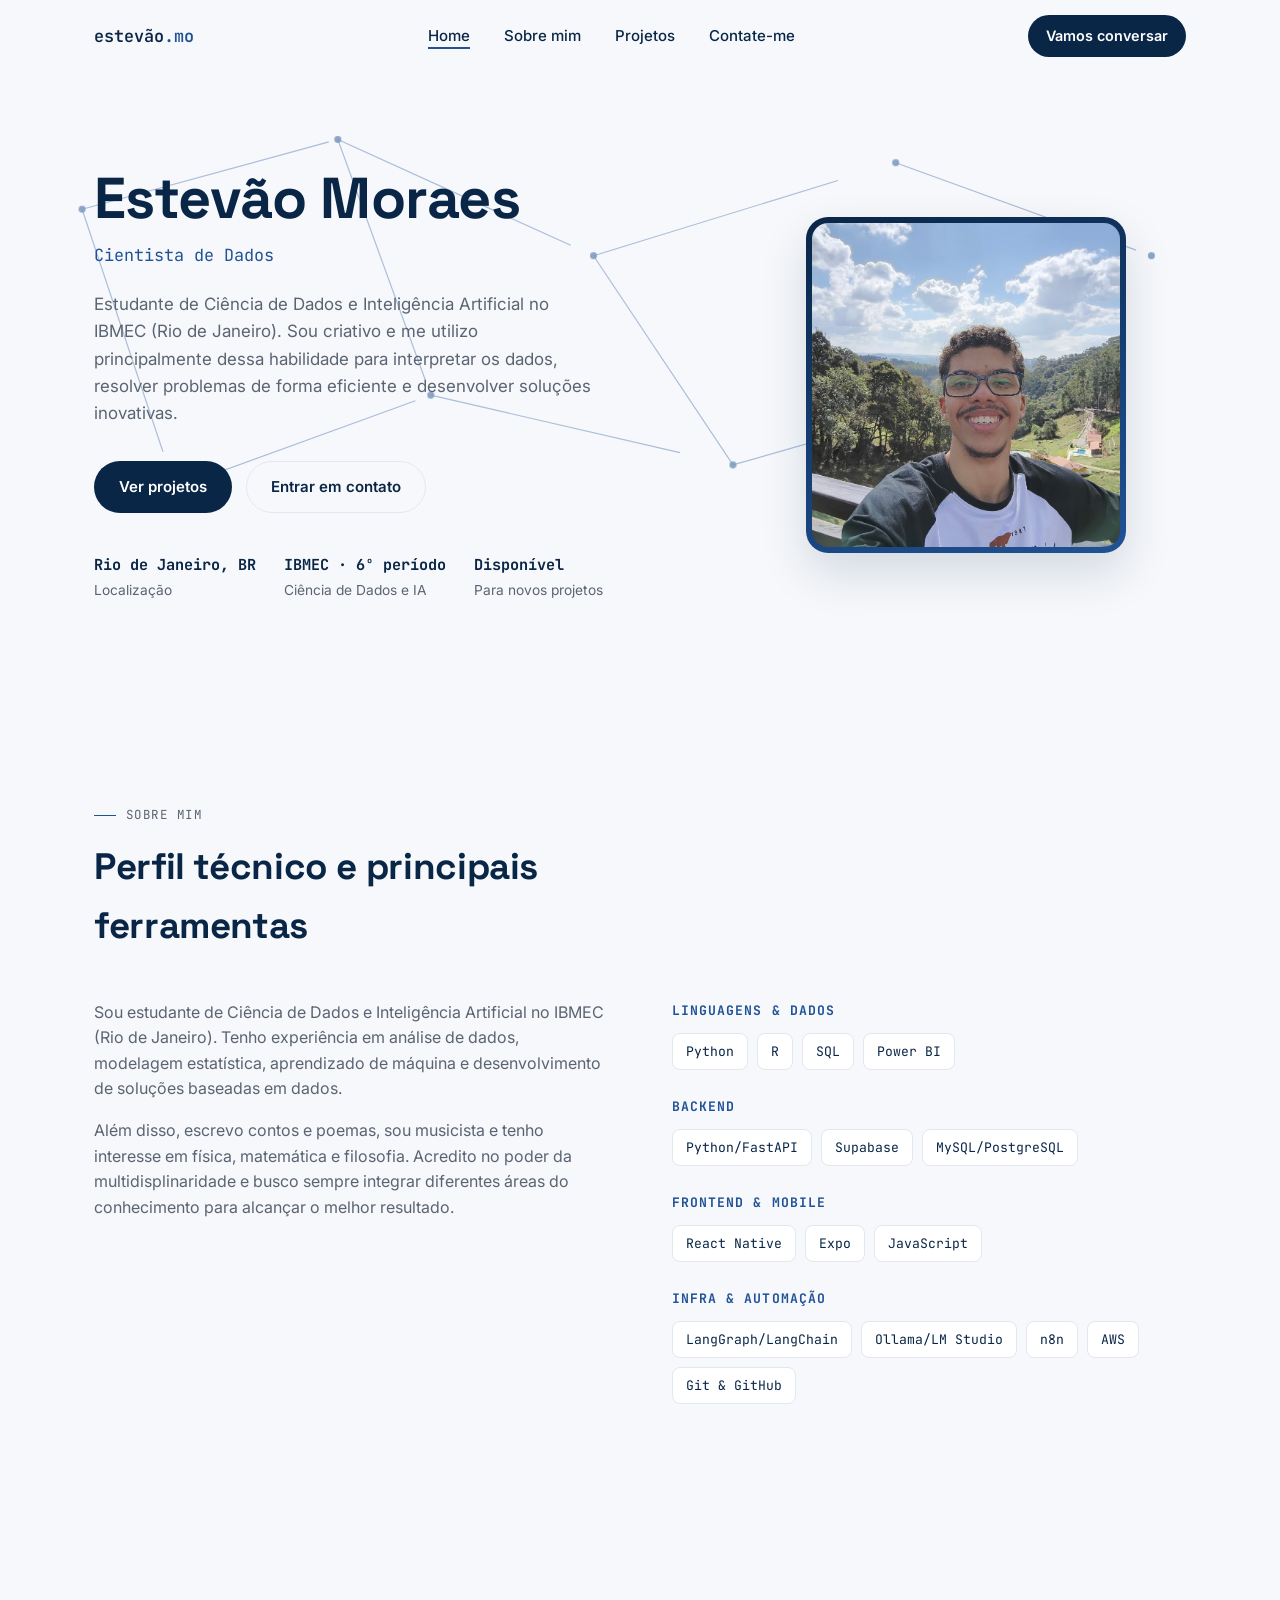
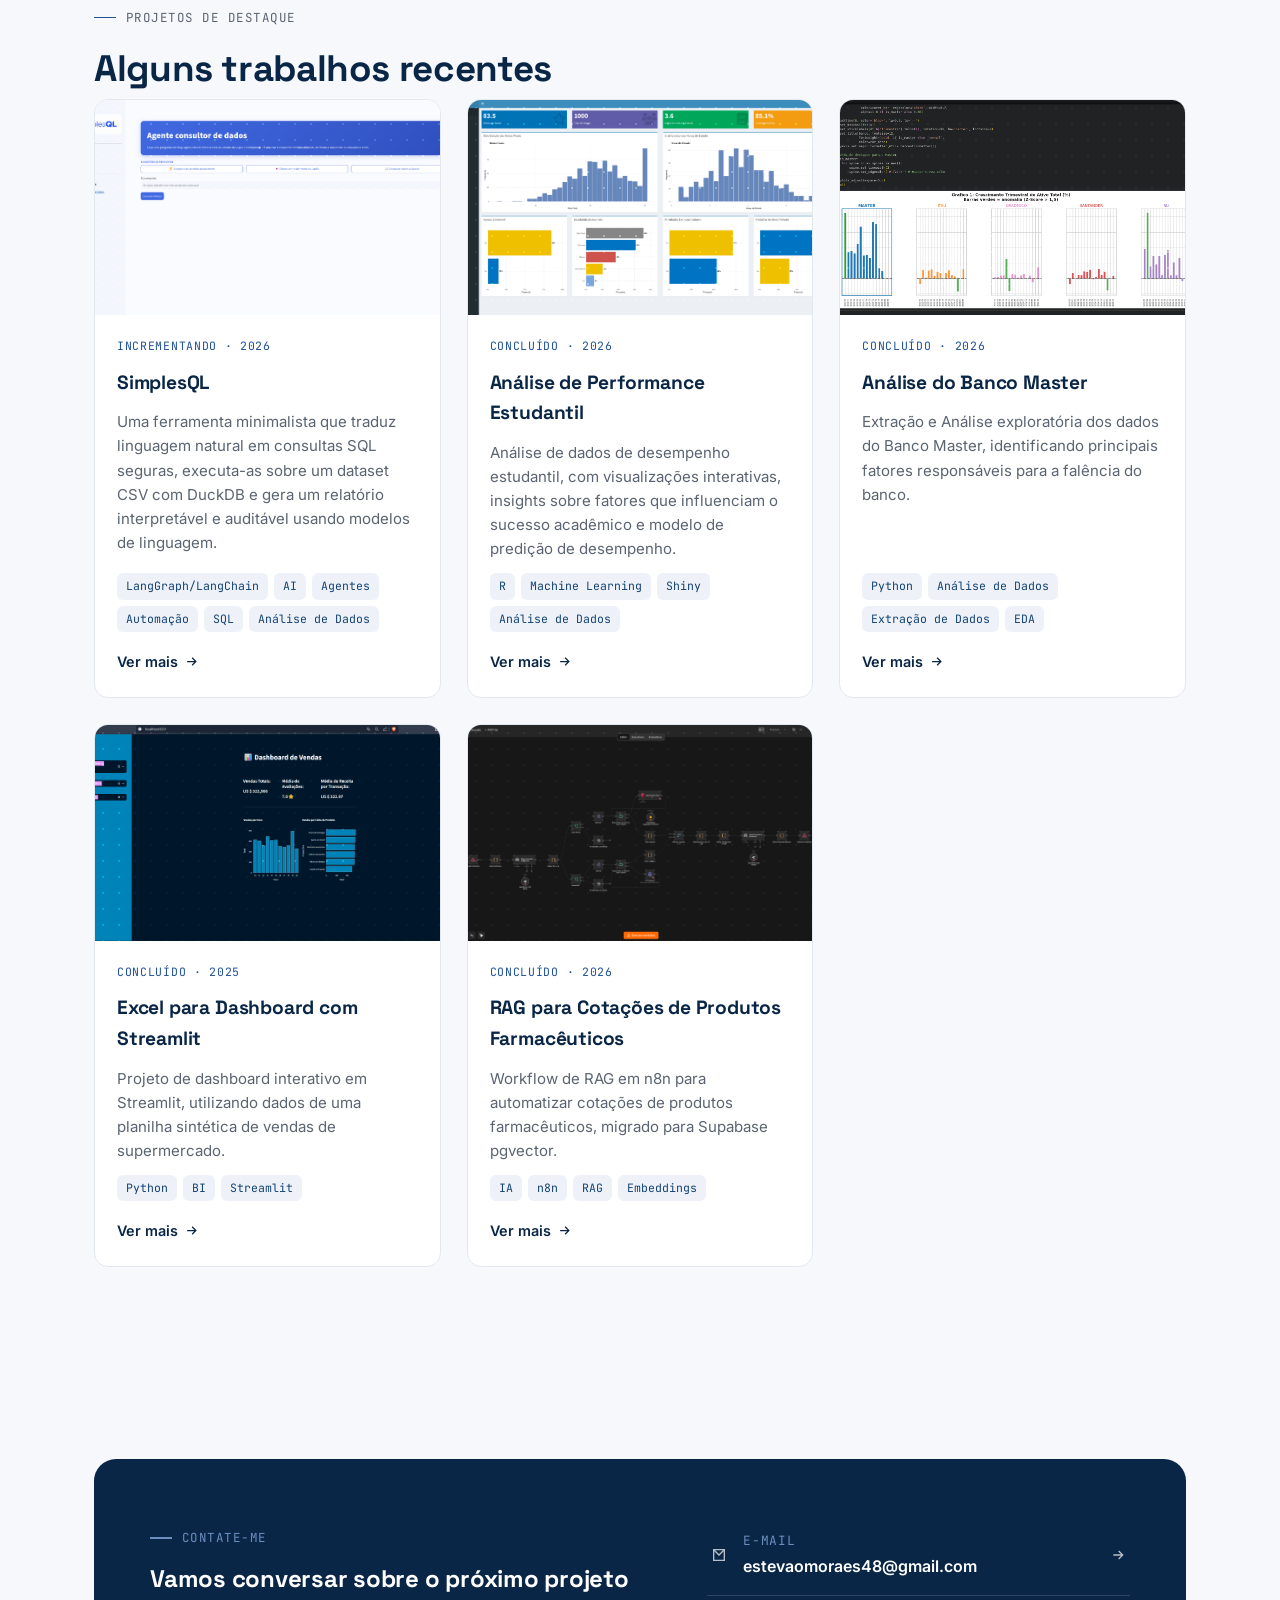
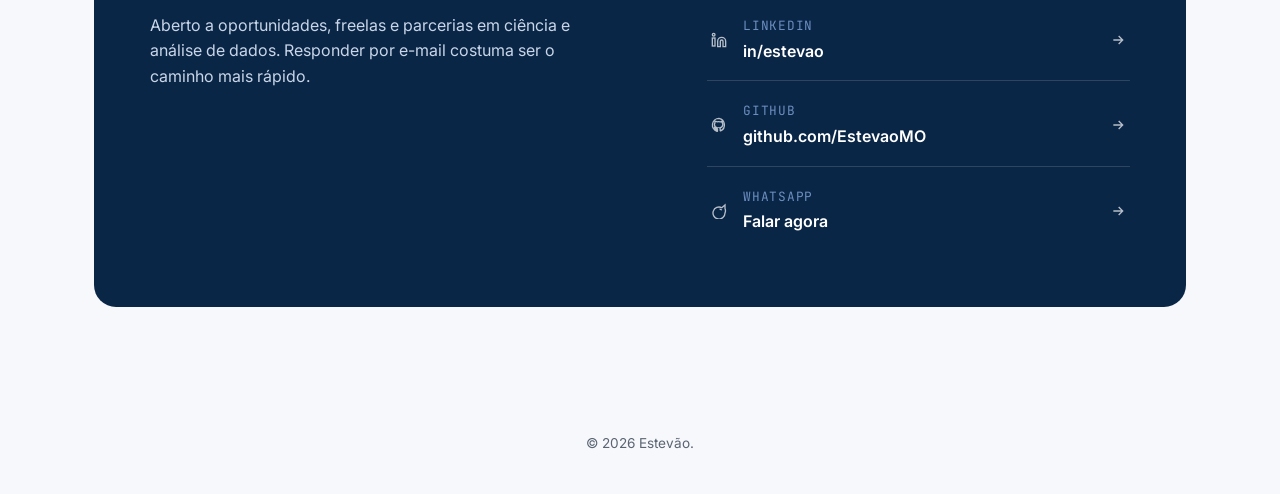
<file: index.html>
<!DOCTYPE html>
<html lang="pt-BR">
<head>
<meta charset="UTF-8">
<meta name="viewport" content="width=device-width, initial-scale=1.0">
<title>Estevão - Ciência de Dados</title>
<meta name="description" content="Portfólio de Estevão - Cientista de Dados.">
<link rel="preconnect" href="https://fonts.googleapis.com">
<link rel="preconnect" href="https://fonts.gstatic.com" crossorigin>
<link href="https://fonts.googleapis.com/css2?family=Space+Grotesk:wght@500;600;700&family=Inter:wght@400;500;600&family=JetBrains+Mono:wght@400;500&display=swap" rel="stylesheet">
<link rel="stylesheet" href="css/style.css">
</head>
<body>

<nav class="nav" id="nav">
  <div class="container">
    <a href="#home" class="nav-logo">estevão<span>.mo</span></a>
    <ul class="nav-links" id="navLinks">
      <li><a href="#home">Home</a></li>
      <li><a href="#sobre">Sobre mim</a></li>
      <li><a href="#projetos">Projetos</a></li>
      <li><a href="#contato">Contate-me</a></li>
    </ul>
    <a href="#contato" class="nav-cta">Vamos conversar</a>
    <button class="nav-toggle" id="navToggle" aria-label="Abrir menu" aria-expanded="false">
      <span></span><span></span><span></span>
    </button>
  </div>
</nav>

<!-- ===================== HOME ===================== -->
<header class="hero" id="home">
  <svg class="hero-graph" viewBox="0 0 1200 600" preserveAspectRatio="xMidYMid slice" aria-hidden="true">
    <g>
      <path class="edge" d="M120,180 L340,120" style="animation-delay:.1s"/>
      <path class="edge" d="M340,120 L560,220" style="animation-delay:.25s"/>
      <path class="edge" d="M560,220 L820,140" style="animation-delay:.4s"/>
      <path class="edge" d="M340,120 L420,340" style="animation-delay:.3s"/>
      <path class="edge" d="M420,340 L680,400" style="animation-delay:.5s"/>
      <path class="edge" d="M680,400 L960,320" style="animation-delay:.6s"/>
      <path class="edge" d="M820,140 L1040,220" style="animation-delay:.5s"/>
      <path class="edge" d="M560,220 L680,400" style="animation-delay:.45s"/>
      <path class="edge" d="M120,180 L200,420" style="animation-delay:.2s"/>
      <path class="edge" d="M200,420 L420,340" style="animation-delay:.4s"/>
    </g>
    <g>
      <circle class="node" cx="120" cy="180" r="3" style="animation-delay:.1s, 0s"/>
      <circle class="node" cx="340" cy="120" r="3" style="animation-delay:.3s, .4s"/>
      <circle class="node" cx="560" cy="220" r="3" style="animation-delay:.5s, .8s"/>
      <circle class="node" cx="820" cy="140" r="3" style="animation-delay:.7s, 1.2s"/>
      <circle class="node" cx="1040" cy="220" r="3" style="animation-delay:.9s, 1.6s"/>
      <circle class="node" cx="420" cy="340" r="3" style="animation-delay:.6s, 1s"/>
      <circle class="node" cx="680" cy="400" r="3" style="animation-delay:.8s, 1.4s"/>
      <circle class="node" cx="960" cy="320" r="3" style="animation-delay:1s, 1.8s"/>
      <circle class="node" cx="200" cy="420" r="3" style="animation-delay:.4s, .6s"/>
    </g>
  </svg>

  <div class="container">
    <div class="hero-intro reveal">
      <h1 class="hero-name">Estevão Moraes</h1>
      <p class="hero-role">Cientista de Dados</p>
      <p class="hero-pitch">
        Estudante de Ciência de Dados e Inteligência Artificial no IBMEC (Rio de Janeiro). Sou criativo e me utilizo principalmente dessa habilidade para interpretar os dados, resolver problemas de forma eficiente e desenvolver soluções inovativas. 
      </p>
      <div class="hero-actions">
        <a href="#projetos" class="btn btn-primary">Ver projetos</a>
        <a href="#contato" class="btn btn-ghost">Entrar em contato</a>
      </div>
      <div class="hero-meta">
        <div><strong>Rio de Janeiro, BR</strong>Localização</div>
        <div><strong>IBMEC · 6º período</strong>Ciência de Dados e IA</div>
        <div><strong>Disponível</strong>Para novos projetos</div>
      </div>
    </div>

    <div class="hero-portrait reveal">
      <div class="portrait-frame">
        <div class="portrait-inner">
          <img src="assets/me.jpg" alt="Foto de Estevão"
               onerror="this.style.display='none'; this.nextElementSibling.style.display='flex';">
          <!-- <span class="portrait-fallback" style="display:flex;">E</span> -->
        </div>
      <!-- </div>
      <div class="portrait-tag"><span class="dot"></span> Aberto a oportunidades</div>
    </div> -->
  </div>
</header>

<!-- ===================== SOBRE ===================== -->
<section id="sobre">
  <div class="container">
    <div class="section-head reveal">
      <p class="eyebrow">Sobre mim</p>
      <h2>Perfil técnico e principais ferramentas</h2>
    </div>

    <div class="about-grid">
      <div class="about-text reveal">
        <p>
          Sou estudante de Ciência de Dados e Inteligência Artificial no IBMEC (Rio de Janeiro). Tenho experiência em análise de dados, modelagem estatística, aprendizado de máquina e desenvolvimento de soluções baseadas em dados.
        </p>
        <p>
          Além disso, escrevo contos e poemas, sou musicista e tenho interesse em física, matemática e filosofia. Acredito no poder da multidisplinaridade e busco sempre integrar diferentes áreas do conhecimento para alcançar o melhor resultado.
        </p>
      </div>

      <div class="skill-groups reveal">
        <div class="skill-group">
          <h3>Linguagens &amp; Dados</h3>
          <div class="skill-tags">
            <span class="skill-tag">Python</span>
            <span class="skill-tag">R</span>
            <span class="skill-tag">SQL</span>
            <span class="skill-tag">Power BI</span>
          </div>
        </div>
        <div class="skill-group">
          <h3>Backend</h3>
          <div class="skill-tags">
            <span class="skill-tag">Python/FastAPI</span>
            <span class="skill-tag">Supabase</span>
            <span class="skill-tag">MySQL/PostgreSQL</span>
          </div>
        </div>
        <div class="skill-group">
          <h3>Frontend &amp; Mobile</h3>
          <div class="skill-tags">
            <span class="skill-tag">React Native</span>
            <span class="skill-tag">Expo</span>
            <span class="skill-tag">JavaScript</span>
          </div>
        </div>
        <div class="skill-group">
          <h3>Infra &amp; Automação</h3>
          <div class="skill-tags">
            <span class="skill-tag">LangGraph/LangChain</span>
            <span class="skill-tag">Ollama/LM Studio</span>
            <span class="skill-tag">n8n</span>
            <span class="skill-tag">AWS</span>
            <span class="skill-tag">Git &amp; GitHub</span>
          </div>
        </div>
      </div>
    </div>
  </div>
</section>

<!-- ===================== PROJETOS ===================== -->
<section id="projetos">
  <div class="container">
    <div class="projects-head-row reveal">
      <div class="section-head" style="margin-bottom:0;">
        <p class="eyebrow">Projetos de Destaque</p>
        <h2>Alguns trabalhos recentes</h2>
      </div>
    </div>

    <div class="projects-grid reveal" id="projectsGrid">
      <p class="projects-empty">Carregando projetos...</p>
    </div>
  </div>
</section>

<!-- ===================== CONTATO ===================== -->
<section id="contato">
  <div class="container">
    <div class="contact-panel reveal">
      <div>
        <p class="eyebrow">Contate-me</p>
        <h2>Vamos conversar sobre o próximo projeto</h2>
        <p class="contact-lead">
          Aberto a oportunidades, freelas e parcerias em ciência e análise de dados.
          Responder por e-mail costuma ser o caminho mais rápido.
        </p>
      </div>

      <ul class="contact-links">
        <li>
          <a href="mailto:estevaomoraes48@gmail.com">
            <svg class="contact-icon" viewBox="0 0 24 24" fill="none" stroke="currentColor" stroke-width="2" aria-hidden="true"><path d="M4 4h16v16H4z"/><path d="M4 4l8 8 8-8"/></svg>
            <span class="row"><span class="label">E-mail</span>estevaomoraes48@gmail.com</span>
            <svg viewBox="0 0 24 24" fill="none" stroke="currentColor" stroke-width="2"><path d="M5 12h14M13 6l6 6-6 6"/></svg>
          </a>
        </li>
        <li>
          <a href="https://www.linkedin.com/in/estevão-batista-de-moraes-2a9006358" target="_blank" rel="noopener">
            <svg class="contact-icon" viewBox="0 0 24 24" fill="none" stroke="currentColor" stroke-width="2" aria-hidden="true"><path d="M16 8a6 6 0 0 1 6 6v8h-4v-8a2 2 0 0 0-4 0v8h-4v-8a6 6 0 0 1 6-6z"/><rect x="2" y="9" width="4" height="12"/><circle cx="4" cy="4" r="2"/></svg>
            <span class="row"><span class="label">LinkedIn</span>in/estevao</span>
            <svg viewBox="0 0 24 24" fill="none" stroke="currentColor" stroke-width="2"><path d="M5 12h14M13 6l6 6-6 6"/></svg>
          </a>
        </li>
        <li>
          <a href="https://github.com/EstevaoMO" target="_blank" rel="noopener">
            <svg class="contact-icon" viewBox="0 0 24 24" fill="none" stroke="currentColor" stroke-width="2" aria-hidden="true"><path d="M12 2a10 10 0 0 0-3 19.5c.5.1.7-.2.7-.5v-2c-2.8.6-3.4-1.3-3.4-1.3-.4-1-.9-1.3-.9-1.3-.7-.5 0-.5 0-.5.8 0 1.3.8 1.3.8.7 1.3 1.8.9 2.3.7.1-.5.3-.9.6-1.1-2.2-.2-4.5-1.1-4.5-4.9 0-1.1.4-2 .9-2.7 0-.2-.4-1.2.1-2.5 0 0 .8-.3 2.8 1a9.8 9.8 0 0 1 5 0c2-.1 2.8-1 2.8-1 .5 1.3.2 2.3.1 2.5.6.7.9 1.6.9 2.7 0 3.8-2.3 4.7-4.5 4.9.4.3.6.8.6 1.6v2.4c0 .3.2.6.7.5A10 10 0 0 0 12 2z"/></svg>
            <span class="row"><span class="label">GitHub</span>github.com/EstevaoMO</span>
            <svg viewBox="0 0 24 24" fill="none" stroke="currentColor" stroke-width="2"><path d="M5 12h14M13 6l6 6-6 6"/></svg>
          </a>
        </li>
        <li>
          <a href="https://wa.me/+5521965681220" target="_blank" rel="noopener">
            <svg class="contact-icon" viewBox="0 0 24 24" fill="none" stroke="currentColor" stroke-width="2" aria-hidden="true"><path d="M21 15a9 9 0 1 1-4.8-7.9L21 3v5.1A8.9 8.9 0 0 1 21 15z"/><path d="M16 11c-.2-.6-1-1.4-1.6-1.5-.5-.1-1-.1-1.5.1- .4.2-1 .5-1.2.7-.2.2-.5.5-.5.8s0 .5.5.8.9.6 1.3.8c.4.2.8.3 1.5.1.6-.2 1.2-.8 1.4-1.4.2-.6.1-1.2-.1-1.4z"/></svg>
            <span class="row"><span class="label">WhatsApp</span>Falar agora</span>
            <svg viewBox="0 0 24 24" fill="none" stroke="currentColor" stroke-width="2"><path d="M5 12h14M13 6l6 6-6 6"/></svg>
          </a>
        </li>
      </ul>
    </div>
  </div>
</section>

<footer>
  <div class="container">
    © <span id="year">2026</span> Estevão.
  </div>
</footer>

<script src="js/icons.js"></script>
<script src="js/main.js"></script>
</body>
</html>
</file>
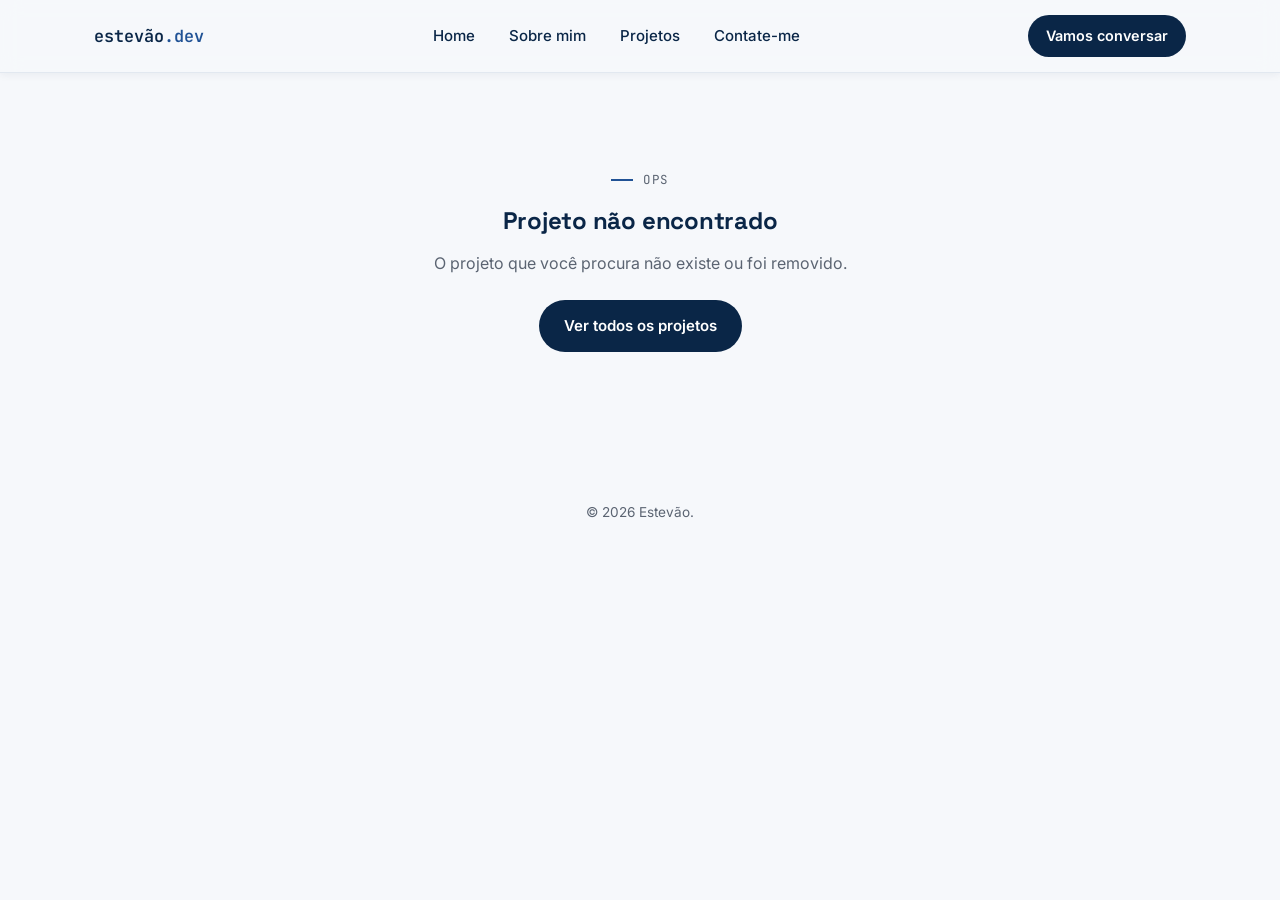
<file: projeto.html>
<!DOCTYPE html>
<html lang="pt-BR">
<head>
<meta charset="UTF-8">
<meta name="viewport" content="width=device-width, initial-scale=1.0">
<title>Projeto - Estevão</title>
<link rel="preconnect" href="https://fonts.googleapis.com">
<link rel="preconnect" href="https://fonts.gstatic.com" crossorigin>
<link href="https://fonts.googleapis.com/css2?family=Space+Grotesk:wght@500;600;700&family=Inter:wght@400;500;600&family=JetBrains+Mono:wght@400;500&display=swap" rel="stylesheet">
<link rel="stylesheet" href="css/style.css">
</head>
<body>

<nav class="nav scrolled">
  <div class="container">
    <a href="index.html" class="nav-logo">estevão<span>.dev</span></a>
    <ul class="nav-links">
      <li><a href="index.html#home">Home</a></li>
      <li><a href="index.html#sobre">Sobre mim</a></li>
      <li><a href="index.html#projetos">Projetos</a></li>
      <li><a href="index.html#contato">Contate-me</a></li>
    </ul>
    <a href="index.html#contato" class="nav-cta">Vamos conversar</a>
  </div>
</nav>

<main id="detail-root">
  <div class="container detail-hero">
    <a href="index.html#projetos" class="back-link">
      <svg viewBox="0 0 24 24" fill="none" stroke="currentColor" stroke-width="2"><path d="M19 12H5M11 18l-6-6 6-6"/></svg>
      Voltar para projetos
    </a>
    <div id="detail-content">
      <p class="eyebrow">Carregando...</p>
    </div>
  </div>
</main>

<div id="detail-notfound" class="container" style="display:none;">
  <p class="eyebrow" style="justify-content:center;">Ops</p>
  <h2>Projeto não encontrado</h2>
  <p>O projeto que você procura não existe ou foi removido.</p>
  <div class="hero-actions" style="justify-content:center; margin-top:24px;">
    <a href="index.html#projetos" class="btn btn-primary">Ver todos os projetos</a>
  </div>
</div>

<footer>
  <div class="container">
    © <span id="year">2026</span> Estevão.
  </div>
</footer>

<script src="js/icons.js"></script>
<script src="js/projeto.js"></script>
</body>
</html>
</file>
<file: css/style.css>
/* =========================================================
   Design tokens
   ========================================================= */
:root {
  --bg: #F6F8FB;
  --surface: #FFFFFF;
  --surface-alt: #EEF2F8;
  --navy-900: #0A2647;
  --navy-700: #144272;
  --navy-500: #205295;
  --navy-300: #6C8EBF;
  --ink: #101828;
  --muted: #5B6472;
  --border: #E2E8F0;
  --radius-sm: 8px;
  --radius: 14px;
  --radius-lg: 22px;
  --shadow-sm: 0 2px 8px rgba(10, 38, 71, 0.06);
  --shadow: 0 8px 24px rgba(10, 38, 71, 0.10);
  --shadow-lg: 0 20px 48px rgba(10, 38, 71, 0.14);
  --maxw: 1140px;
  --font-display: "Space Grotesk", "Inter", sans-serif;
  --font-body: "Inter", sans-serif;
  --font-mono: "JetBrains Mono", monospace;
  --ease: cubic-bezier(0.22, 1, 0.36, 1);
}

@media (prefers-color-scheme: dark) {
  :root { color-scheme: light; }
}

* { box-sizing: border-box; }
html { scroll-behavior: smooth; }

@media (prefers-reduced-motion: reduce) {
  html { scroll-behavior: auto; }
  *, *::before, *::after {
    animation-duration: 0.01ms !important;
    animation-iteration-count: 1 !important;
    transition-duration: 0.01ms !important;
    scroll-behavior: auto !important;
  }
}

body {
  margin: 0;
  background: var(--bg);
  color: var(--ink);
  font-family: var(--font-body);
  line-height: 1.6;
  -webkit-font-smoothing: antialiased;
}

img { max-width: 100%; display: block; }
a { color: inherit; text-decoration: none; }

h1, h2, h3, h4 {
  font-family: var(--font-display);
  color: var(--navy-900);
  margin: 0;
  letter-spacing: -0.01em;
}

.container {
  max-width: var(--maxw);
  margin: 0 auto;
  padding: 0 24px;
}

.eyebrow {
  font-family: var(--font-mono);
  font-size: 0.78rem;
  text-transform: uppercase;
  letter-spacing: 0.12em;
  color: var(--navy-500);
  display: flex;
  align-items: center;
  gap: 10px;
}
.eyebrow::before {
  content: "";
  width: 22px;
  height: 1.5px;
  background: var(--navy-500);
  display: inline-block;
}

section { padding: 96px 0; }
@media (max-width: 720px) { section { padding: 64px 0; } }

.section-head {
  margin-bottom: 44px;
  max-width: 620px;
}
.section-head h2 {
  font-size: clamp(1.7rem, 3vw, 2.3rem);
  margin-top: 10px;
}
.section-head p { color: var(--muted); margin-top: 12px; }

/* focus visibility */
a:focus-visible, button:focus-visible {
  outline: 2px solid var(--navy-500);
  outline-offset: 3px;
  border-radius: 4px;
}

/* =========================================================
   Reveal-on-scroll
   ========================================================= */
.reveal {
  opacity: 0;
  transform: translateY(18px);
  transition: opacity 0.7s var(--ease), transform 0.7s var(--ease);
}
.reveal.is-visible { opacity: 1; transform: translateY(0); }

/* =========================================================
   Nav
   ========================================================= */
.nav {
  position: fixed;
  top: 0; left: 0; right: 0;
  z-index: 100;
  background: rgba(246, 248, 251, 0.75);
  backdrop-filter: blur(10px);
  border-bottom: 1px solid transparent;
  transition: border-color 0.3s var(--ease), box-shadow 0.3s var(--ease);
}
.nav.scrolled {
  border-bottom-color: var(--border);
  box-shadow: var(--shadow-sm);
}
.nav .container {
  display: flex;
  align-items: center;
  justify-content: space-between;
  height: 72px;
}
.nav-logo {
  font-family: var(--font-mono);
  font-weight: 600;
  font-size: 1.05rem;
  color: var(--navy-900);
}
.nav-logo span { color: var(--navy-500); }

.nav-links {
  display: flex;
  gap: 6px;
  list-style: none;
  margin: 0; padding: 0;
}
.nav-links a {
  position: relative;
  padding: 8px 14px;
  font-size: 0.94rem;
  color: var(--navy-900);
  font-weight: 500;
}
.nav-links a::after {
  content: "";
  position: absolute;
  left: 14px; right: 14px; bottom: 4px;
  height: 2px;
  background: var(--navy-500);
  transform: scaleX(0);
  transform-origin: left;
  transition: transform 0.3s var(--ease);
}
.nav-links a:hover::after,
.nav-links a.active::after { transform: scaleX(1); }

.nav-cta {
  background: var(--navy-900);
  color: #fff !important;
  padding: 9px 18px;
  border-radius: 999px;
  font-size: 0.9rem;
  font-weight: 600;
  transition: background 0.25s var(--ease), transform 0.25s var(--ease);
}
.nav-cta:hover { background: var(--navy-700); transform: translateY(-1px); }

.nav-toggle {
  display: none;
  background: none;
  border: none;
  cursor: pointer;
  padding: 8px;
}
.nav-toggle span {
  display: block;
  width: 22px;
  height: 2px;
  background: var(--navy-900);
  margin: 5px 0;
  transition: transform 0.25s var(--ease), opacity 0.25s var(--ease);
}
.nav-toggle.open span:nth-child(1) { transform: translateY(7px) rotate(45deg); }
.nav-toggle.open span:nth-child(2) { opacity: 0; }
.nav-toggle.open span:nth-child(3) { transform: translateY(-7px) rotate(-45deg); }

@media (max-width: 760px) {
  .nav-toggle { display: block; }
  .nav-links {
    position: fixed;
    top: 72px; left: 0; right: 0;
    flex-direction: column;
    background: var(--surface);
    border-bottom: 1px solid var(--border);
    padding: 10px 24px 20px;
    gap: 2px;
    transform: translateY(-8px);
    opacity: 0;
    pointer-events: none;
    transition: opacity 0.25s var(--ease), transform 0.25s var(--ease);
  }
  .nav-links.open {
    transform: translateY(0);
    opacity: 1;
    pointer-events: auto;
  }
  .nav-links a { display: block; padding: 12px 6px; }
  .nav-cta { display: none; }
}

/* =========================================================
   Hero — signature graph motif
   ========================================================= */
.hero {
  position: relative;
  padding: 168px 0 96px;
  overflow: hidden;
}
.hero-graph {
  position: absolute;
  inset: 0;
  width: 100%;
  height: 100%;
  z-index: 0;
  opacity: 0.55;
}
.hero-graph .edge {
  stroke: var(--navy-300);
  stroke-width: 1;
  fill: none;
  stroke-dasharray: 220;
  stroke-dashoffset: 220;
  animation: draw 1.8s var(--ease) forwards;
}
.hero-graph .node {
  fill: var(--navy-500);
  opacity: 0;
  animation: nodeIn 0.6s var(--ease) forwards, pulse 3.6s ease-in-out infinite;
}
@keyframes draw { to { stroke-dashoffset: 0; } }
@keyframes nodeIn { to { opacity: 0.9; } }
@keyframes pulse {
  0%, 100% { opacity: 0.55; r: 3; }
  50% { opacity: 1; r: 3.6; }
}

.hero .container {
  position: relative;
  z-index: 1;
  display: grid;
  grid-template-columns: 1.15fr 0.85fr;
  gap: 56px;
  align-items: center;
}
@media (max-width: 860px) {
  .hero .container { grid-template-columns: 1fr; }
  .hero { padding-top: 128px; }
}

.hero-name {
  font-size: clamp(2.4rem, 5.4vw, 3.6rem);
  line-height: 1.05;
}
.hero-role {
  font-family: var(--font-mono);
  color: var(--navy-500);
  font-size: 1.05rem;
  margin-top: 14px;
}
.hero-pitch {
  margin-top: 22px;
  color: var(--muted);
  font-size: 1.06rem;
  max-width: 46ch;
}

.hero-actions {
  margin-top: 34px;
  display: flex;
  flex-wrap: wrap;
  gap: 14px;
}
.btn {
  display: inline-flex;
  align-items: center;
  gap: 8px;
  padding: 13px 24px;
  border-radius: 999px;
  font-weight: 600;
  font-size: 0.94rem;
  cursor: pointer;
  border: 1px solid transparent;
  transition: transform 0.25s var(--ease), background 0.25s var(--ease), border-color 0.25s var(--ease), color 0.25s var(--ease);
}
.btn-primary { background: var(--navy-900); color: #fff; }
.btn-primary:hover { background: var(--navy-700); transform: translateY(-2px); }
.btn-ghost { background: transparent; color: var(--navy-900); border-color: var(--border); }
.btn-ghost:hover { border-color: var(--navy-500); transform: translateY(-2px); }

.hero-meta {
  margin-top: 40px;
  display: flex;
  gap: 28px;
  flex-wrap: wrap;
}
.hero-meta div { font-size: 0.86rem; color: var(--muted); }
.hero-meta strong {
  display: block;
  font-family: var(--font-mono);
  color: var(--navy-900);
  font-size: 0.95rem;
  margin-bottom: 2px;
}

.hero-portrait {
  position: relative;
  justify-self: center;
}
.portrait-frame {
  position: relative;
  width: min(320px, 78vw);
  aspect-ratio: 1 / 1.05;
  border-radius: var(--radius-lg);
  background: linear-gradient(160deg, var(--navy-900), var(--navy-500));
  padding: 6px;
  box-shadow: var(--shadow-lg);
}
.portrait-inner {
  width: 100%;
  height: 100%;
  border-radius: calc(var(--radius-lg) - 6px);
  overflow: hidden;
  background: var(--surface-alt);
  display: flex;
  align-items: center;
  justify-content: center;
  position: relative;
}
.portrait-inner img { width: 100%; height: 100%; object-fit: cover; }
.portrait-fallback {
  font-family: var(--font-display);
  font-size: 4.2rem;
  font-weight: 600;
  color: var(--navy-500);
  letter-spacing: 0.02em;
}
.portrait-tag {
  position: absolute;
  bottom: -16px; left: -16px;
  background: var(--surface);
  border: 1px solid var(--border);
  border-radius: 999px;
  padding: 8px 16px;
  font-family: var(--font-mono);
  font-size: 0.78rem;
  color: var(--navy-900);
  box-shadow: var(--shadow-sm);
  display: flex;
  align-items: center;
  gap: 7px;
}
.portrait-tag .dot {
  width: 7px; height: 7px; border-radius: 50%;
  background: #2FB170;
  box-shadow: 0 0 0 3px rgba(47,177,112,0.18);
}

/* =========================================================
   About
   ========================================================= */
.about-grid {
  display: grid;
  grid-template-columns: 1fr 1fr;
  gap: 64px;
}
@media (max-width: 860px) { .about-grid { grid-template-columns: 1fr; gap: 44px; } }

.about-text p { color: var(--muted); margin: 0 0 16px; }
.about-text p:last-child { margin-bottom: 0; }

.skill-groups { display: flex; flex-direction: column; gap: 26px; }
.skill-group h3 {
  font-size: 0.82rem;
  font-family: var(--font-mono);
  text-transform: uppercase;
  letter-spacing: 0.08em;
  color: var(--navy-500);
  margin-bottom: 12px;
}
.skill-tags { display: flex; flex-wrap: wrap; gap: 9px; }
.skill-tag {
  font-family: var(--font-mono);
  font-size: 0.82rem;
  padding: 7px 13px;
  border-radius: var(--radius-sm);
  background: var(--surface);
  border: 1px solid var(--border);
  color: var(--navy-900);
  transition: border-color 0.2s var(--ease), transform 0.2s var(--ease);
}
.skill-tag:hover { border-color: var(--navy-500); transform: translateY(-2px); }

/* =========================================================
   Projects
   ========================================================= */
.projects-head-row {
  display: flex;
  justify-content: space-between;
  align-items: flex-end;
  gap: 20px;
}
.projects-grid {
  display: grid;
  grid-template-columns: repeat(auto-fill, minmax(280px, 1fr));
  gap: 26px;
}

.project-card {
  background: var(--surface);
  border: 1px solid var(--border);
  border-radius: var(--radius);
  overflow: hidden;
  display: flex;
  flex-direction: column;
  transition: transform 0.3s var(--ease), box-shadow 0.3s var(--ease), border-color 0.3s var(--ease);
}
.project-card:hover {
  transform: translateY(-6px);
  box-shadow: var(--shadow);
  border-color: transparent;
}

.project-thumb {
  aspect-ratio: 16 / 10;
  position: relative;
  display: flex;
  align-items: center;
  justify-content: center;
  overflow: hidden;
}
.project-thumb svg { width: 46%; height: 46%; opacity: 0.92; }
.project-thumb img {
  width: 100%;
  height: 100%;
  object-fit: cover;
  display: block;
}
.project-thumb::after {
  content: "";
  position: absolute; inset: 0;
  background-image: radial-gradient(rgba(255,255,255,0.35) 1px, transparent 1px);
  background-size: 16px 16px;
  mix-blend-mode: overlay;
}

.project-body {
  padding: 22px 22px 24px;
  display: flex;
  flex-direction: column;
  gap: 12px;
  flex: 1;
}
.project-body .status {
  font-family: var(--font-mono);
  font-size: 0.72rem;
  text-transform: uppercase;
  letter-spacing: 0.06em;
  color: var(--navy-500);
}
.project-body h3 { font-size: 1.2rem; }
.project-body p { color: var(--muted); font-size: 0.94rem; margin: 0; flex: 1; }

.project-tags {
  display: flex;
  flex-wrap: wrap;
  gap: 6px;
}
.project-tags span {
  font-family: var(--font-mono);
  font-size: 0.72rem;
  padding: 4px 9px;
  border-radius: 6px;
  background: var(--surface-alt);
  color: var(--navy-700);
}

.project-more {
  margin-top: 6px;
  display: inline-flex;
  align-items: center;
  gap: 6px;
  font-weight: 600;
  font-size: 0.9rem;
  color: var(--navy-900);
  align-self: flex-start;
}
.project-more svg { width: 15px; height: 15px; transition: transform 0.25s var(--ease); }
.project-card:hover .project-more svg { transform: translateX(3px); }

.projects-empty, .projects-error {
  color: var(--muted);
  font-family: var(--font-mono);
  font-size: 0.9rem;
  padding: 30px 0;
}

/* =========================================================
   Contact
   ========================================================= */
.contact-panel {
  background: var(--navy-900);
  border-radius: var(--radius-lg);
  padding: 56px;
  display: grid;
  grid-template-columns: 1.1fr 0.9fr;
  gap: 40px;
  position: relative;
  overflow: hidden;
  color: #fff;
}
@media (max-width: 780px) {
  .contact-panel { grid-template-columns: 1fr; padding: 40px 26px; }
}
.contact-panel h2 { color: #fff; }
.contact-panel .eyebrow { color: var(--navy-300); }
.contact-panel .eyebrow::before { background: var(--navy-300); }
.contact-lead { color: #C9D6E8; margin-top: 14px; max-width: 42ch; }

.contact-links {
  list-style: none;
  margin: 0; padding: 0;
  display: flex;
  flex-direction: column;
  gap: 4px;
}

.contact-links a {
  display: flex;
  align-items: center;
  justify-content: flex-start;
  gap: 16px;
  width: 100%;
  padding: 16px 4px;
  border-bottom: 1px solid rgba(255,255,255,0.14);
  color: #fff;
  font-weight: 600;
  transition: padding-left 0.25s var(--ease), color 0.25s var(--ease);
}
.contact-links li:last-child a { border-bottom: none; }
.contact-links a:hover { padding-left: 8px; color: #9FC1E8; }
.contact-links a > svg.contact-icon {
  flex-shrink: 0;
}
.contact-links a > svg:last-child {
  margin-left: auto;
}
.contact-links span.label {
  font-family: var(--font-mono);
  font-weight: 400;
  font-size: 0.8rem;
  color: var(--navy-300);
  text-transform: uppercase;
  letter-spacing: 0.06em;
}
.contact-links .row {
  display: flex;
  flex-direction: column;
  gap: 2px;
  align-items: flex-start;
  text-align: left;
  min-width: 0;
  flex: 1;
}
.contact-links svg { width: 16px; height: 16px; opacity: 0.7; }

/* =========================================================
   Footer
   ========================================================= */
footer {
  padding: 30px 0 40px;
  text-align: center;
  color: var(--muted);
  font-size: 0.85rem;
}

/* =========================================================
   Project detail page
   ========================================================= */
.detail-hero {
  padding: 150px 0 50px;
}
.back-link {
  display: inline-flex;
  align-items: center;
  gap: 8px;
  font-family: var(--font-mono);
  font-size: 0.86rem;
  color: var(--navy-500);
  margin-bottom: 26px;
}
.back-link svg { width: 15px; height: 15px; }
.back-link:hover { color: var(--navy-900); }

.detail-banner {
  border-radius: var(--radius-lg);
  aspect-ratio: 21 / 8;
  display: flex;
  align-items: center;
  justify-content: center;
  margin-top: 30px;
  position: relative;
  overflow: hidden;
}
.detail-banner svg { width: 20%; height: 20%; opacity: 0.92; }
.detail-banner img {
  width: 100%;
  height: 100%;
  object-fit: cover;
  display: block;
}
.detail-banner::after {
  content: "";
  position: absolute; inset: 0;
  background-image: radial-gradient(rgba(255,255,255,0.3) 1px, transparent 1px);
  background-size: 18px 18px;
  mix-blend-mode: overlay;
}

.detail-body { padding: 56px 0 100px; }
.detail-grid {
  display: grid;
  grid-template-columns: 1.5fr 0.9fr;
  gap: 56px;
}
@media (max-width: 860px) { .detail-grid { grid-template-columns: 1fr; } }

.detail-text p { color: var(--muted); margin: 0 0 18px; font-size: 1.02rem; }

.detail-side {
  align-self: start;
  background: var(--surface);
  border: 1px solid var(--border);
  border-radius: var(--radius);
  padding: 26px;
  display: flex;
  flex-direction: column;
  gap: 22px;
}
.detail-side dt {
  font-family: var(--font-mono);
  font-size: 0.72rem;
  text-transform: uppercase;
  letter-spacing: 0.06em;
  color: var(--navy-500);
  margin-bottom: 8px;
}
.detail-side dd { margin: 0; font-weight: 600; color: var(--navy-900); }
.detail-side .project-tags { margin-top: 4px; }

#detail-notfound { padding: 160px 0 120px; text-align: center; }
#detail-notfound p { color: var(--muted); margin-top: 10px; }
</file>
